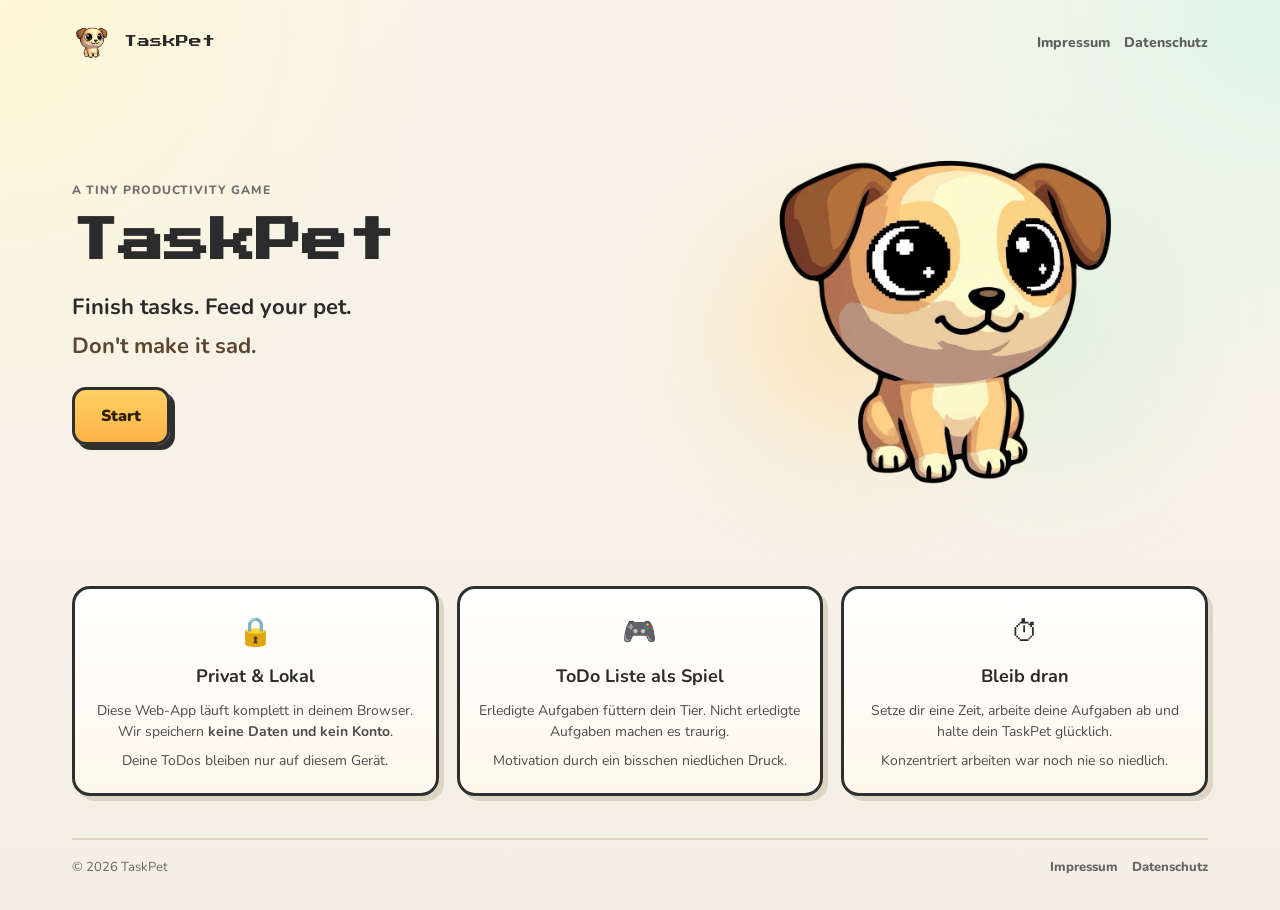
<file: index.html>
<!DOCTYPE html>
<html lang="en">
<head>
  <meta charset="UTF-8" />
  <meta name="viewport" content="width=device-width, initial-scale=1.0" />
  <title>TaskPet – Finish tasks. Feed your pet.</title>
  <meta
    name="description"
    content="TaskPet turns your to-do list into a game. Finish tasks, feed your pet, and don't make it sad."
  />
  <meta name="theme-color" content="#f7f3ea" />
  <link rel="preconnect" href="https://fonts.googleapis.com" />
  <link rel="preconnect" href="https://fonts.gstatic.com" crossorigin />
  <link
    href="https://fonts.googleapis.com/css2?family=Press+Start+2P&family=Nunito:wght@400;600;700;800&display=swap"
    rel="stylesheet"
  />
  <link rel="stylesheet" href="css/style.css" />
</head>
<body class="landing-page">
  <div class="page-shell">
    <header class="topbar">
      <a href="index.html" class="brand brand-static" aria-label="TaskPet home">
        <img
          src="assets/dog_idle.png"
          alt="TaskPet dog mascot"
          class="brand-icon"
        />
        <span class="brand-text">TaskPet</span>
      </a>

      <nav class="topbar-nav" aria-label="Main navigation">
        <a href="impressum.html">Impressum</a>
        <a href="datenschutz.html">Datenschutz</a>
      </nav>
    </header>

    <main>
      <section class="hero">
        <div class="hero-content">
          <p class="hero-kicker">A tiny productivity game</p>
          <h1>TaskPet</h1>
          <p class="hero-tagline">
            Finish tasks. Feed your pet.<br />
            <span>Don't make it sad.</span>
          </p>

          <div class="hero-actions">
            <a href="app.html" class="start-button">Start</a>
          </div>
        </div>

        <div class="hero-visual" aria-hidden="true">
          <div class="hero-pet-stage">
            <img
              id="landingDog"
              class="hero-pet hero-pet-active"
              src="assets/dog_idle.png"
              alt=""
            />
            <img
              id="landingRabbit"
              class="hero-pet"
              src="assets/rabbit_idle.png"
              alt=""
            />
          </div>

          <div class="hero-glow hero-glow-left"></div>
          <div class="hero-glow hero-glow-right"></div>
        </div>
      </section>

      <section class="features" aria-label="TaskPet highlights">
        <article class="feature-card">
          <div class="feature-icon">🔒</div>
          <h2>Privat &amp; Lokal</h2>
          <p>
            Diese Web-App läuft komplett in deinem Browser.
            Wir speichern <strong>keine Daten und kein Konto</strong>.
          </p>
          <p>Deine ToDos bleiben nur auf diesem Gerät.</p>
        </article>

        <article class="feature-card">
          <div class="feature-icon">🎮</div>
          <h2>ToDo Liste als Spiel</h2>
          <p>
            Erledigte Aufgaben füttern dein Tier.
            Nicht erledigte Aufgaben machen es traurig.
          </p>
          <p>Motivation durch ein bisschen niedlichen Druck.</p>
        </article>

        <article class="feature-card">
          <div class="feature-icon">⏱</div>
          <h2>Bleib dran</h2>
          <p>
            Setze dir eine Zeit, arbeite deine Aufgaben ab
            und halte dein TaskPet glücklich.
          </p>
          <p>Konzentriert arbeiten war noch nie so niedlich.</p>
        </article>
      </section>

      <!-- Ad placeholder: hidden by default, can be enabled later -->
      <section class="ad-section is-hidden" aria-label="Advertisement">
        <div class="ad-card">
          <p class="ad-label">Anzeige</p>
          <div class="ad-slot-placeholder">
            Google Ads Platzhalter
          </div>

          <!-- Example AdSense snippet for later use:
          <ins class="adsbygoogle"
               style="display:block"
               data-ad-client="ca-pub-XXXXXXXXXXXXXXX"
               data-ad-slot="1234567890"
               data-ad-format="auto"
               data-full-width-responsive="true"></ins>
          <script>
            (adsbygoogle = window.adsbygoogle || []).push({});
          </script>
          -->
        </div>
      </section>
    </main>

    <footer class="site-footer">
      <p>© <span id="currentYear"></span> TaskPet</p>
      <div class="footer-links">
        <a href="impressum.html">Impressum</a>
        <a href="datenschutz.html">Datenschutz</a>
      </div>
    </footer>
  </div>

  <script src="js/app.js"></script>
</body>
</html>
</file>
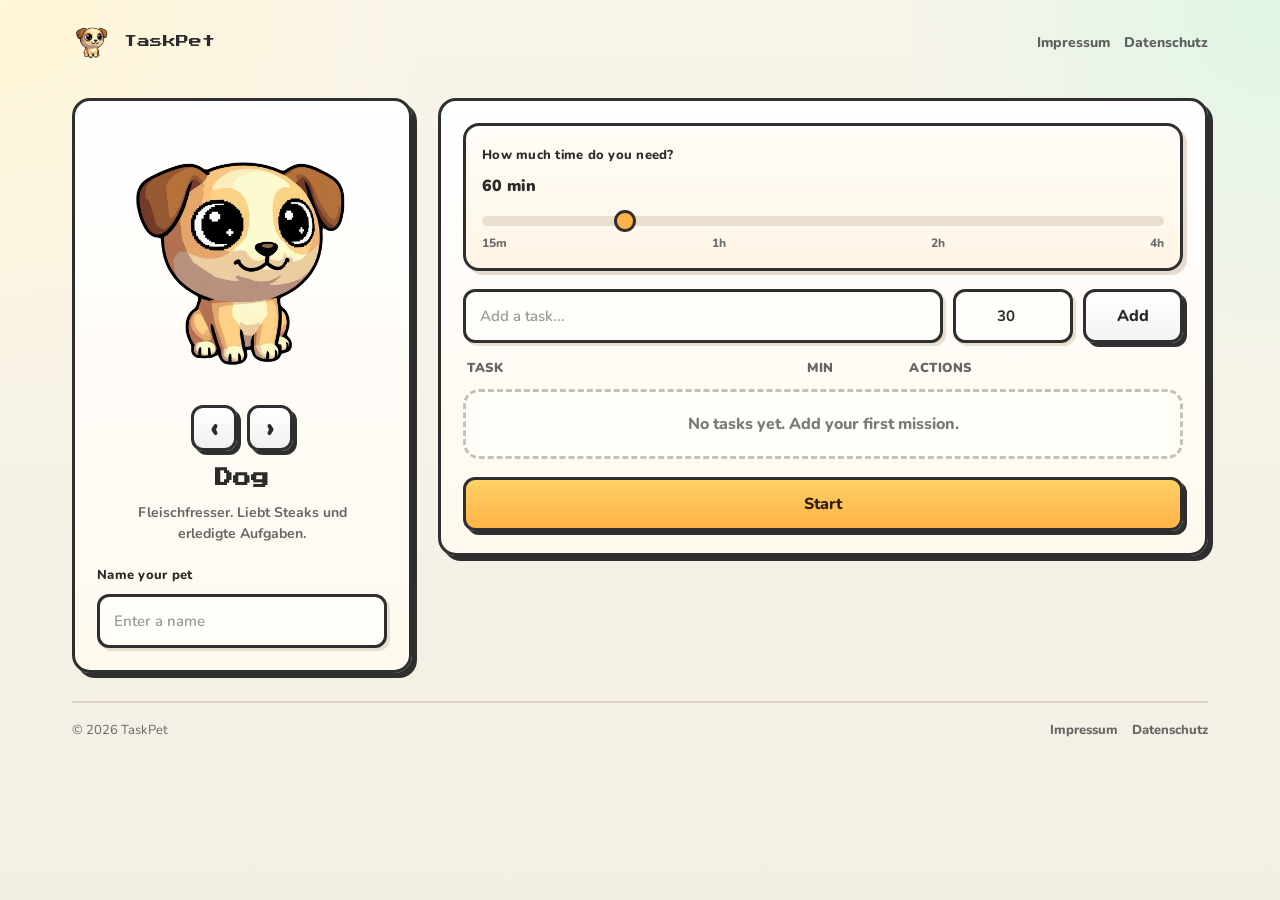
<file: app.html>
<!DOCTYPE html>
<html lang="en">
<head>
  <meta charset="UTF-8" />
  <meta name="viewport" content="width=device-width, initial-scale=1.0" />
  <title>TaskPet App</title>
  <meta
    name="description"
    content="Plan your tasks, feed your pet, and stay focused with TaskPet."
  />
  <meta name="theme-color" content="#f7f3ea" />
  <link rel="preconnect" href="https://fonts.googleapis.com" />
  <link rel="preconnect" href="https://fonts.gstatic.com" crossorigin />
  <link
    href="https://fonts.googleapis.com/css2?family=Press+Start+2P&family=Nunito:wght@400;600;700;800&display=swap"
    rel="stylesheet"
  />
  <link rel="stylesheet" href="css/style.css" />
</head>
<body class="app-page">
  <div class="page-shell app-shell">
    <header class="app-topbar">
      <a href="index.html" class="brand brand-dynamic" aria-label="Back to TaskPet landing page">
        <img
          id="appLogoPet"
          src="assets/dog_idle.png"
          alt="Selected TaskPet"
          class="brand-icon"
        />
        <span class="brand-text">TaskPet</span>
      </a>

      <nav class="topbar-nav" aria-label="Secondary navigation">
        <a href="impressum.html">Impressum</a>
        <a href="datenschutz.html">Datenschutz</a>
      </nav>
    </header>

    <main class="app-layout">
      <!-- LEFT: PET PANEL -->
      <section class="pet-panel game-card">
        <div class="pet-panel-inner">
          <div class="pet-stage-wrap">
            <div class="pet-stage">
              <img
                id="petImage"
                src="assets/dog_idle.png"
                alt="Selected TaskPet"
                class="pet-main-image"
              />
            </div>
          </div>

          <div class="pet-selector" id="petSelector">
            <button id="prevPetBtn" class="pet-arrow" type="button" aria-label="Previous pet">
              ‹
            </button>
            <button id="nextPetBtn" class="pet-arrow" type="button" aria-label="Next pet">
              ›
            </button>
          </div>

          <div class="pet-info">
            <h1 id="petTitle" class="pet-title">Dog</h1>
            <p id="petSubtext" class="pet-subtext">
              Fleischfresser. Liebt Steaks und erledigte Aufgaben.
            </p>
          </div>

          <div class="pet-name-box">
            <label for="petNameInput" class="label">Name your pet</label>
            <input
              id="petNameInput"
              class="pixel-input"
              type="text"
              maxlength="18"
              placeholder="Enter a name"
            />
            <p id="petNameDisplay" class="pet-name-display is-hidden"></p>
          </div>
        </div>
      </section>

      <!-- RIGHT: TASK PANEL -->
      <section class="task-panel game-card">
        <div class="task-panel-top">
          <div id="planningHeader" class="planning-header">
            <div class="time-picker-box">
              <label for="sessionTimeRange" class="label">How much time do you need?</label>

              <div class="time-value-row">
                <span class="time-value" id="timeValueLabel">60 min</span>
              </div>

              <input
                id="sessionTimeRange"
                class="time-range"
                type="range"
                min="15"
                max="240"
                step="15"
                value="60"
              />

              <div class="time-range-labels">
                <span>15m</span>
                <span>1h</span>
                <span>2h</span>
                <span>4h</span>
              </div>
            </div>
          </div>

          <div id="runningHeader" class="running-header is-hidden">
            <div class="timer-box">
              <span class="timer-label">Time left</span>
              <span id="mainTimer" class="main-timer">01:00:00</span>
            </div>
          </div>
        </div>

        <div class="task-entry-row">
          <div class="task-entry-main">
            <input
              id="taskInput"
              class="pixel-input"
              type="text"
              placeholder="Add a task..."
            />
          </div>

          <div class="task-entry-time">
            <input
              id="taskDurationInput"
              class="pixel-input"
              type="number"
              min="5"
              max="240"
              step="5"
              value="30"
              placeholder="Min"
            />
          </div>

          <button id="addTaskBtn" class="pixel-button secondary-button" type="button">
            Add
          </button>
        </div>

        <div class="task-list-header">
          <div>Task</div>
          <div>Min</div>
          <div>Actions</div>
        </div>

        <div id="taskList" class="task-list">
          <div class="task-list-empty" id="taskListEmpty">
            No tasks yet. Add your first mission.
          </div>
        </div>

        <div class="app-actions">
          <button id="startSessionBtn" class="pixel-button primary-button" type="button">
            Start
          </button>
        </div>
      </section>
    </main>

    <footer class="site-footer">
      <p>© <span id="currentYear"></span> TaskPet</p>
      <div class="footer-links">
        <a href="impressum.html">Impressum</a>
        <a href="datenschutz.html">Datenschutz</a>
      </div>
    </footer>
  </div>

  <script src="js/app.js"></script>
</body>
</html>
</file>
<file: css/style.css>
/* =========================
   RESET
========================= */

* {
  box-sizing: border-box;
  margin: 0;
  padding: 0;
}

:root {
  --bg: #f7f3ea;
  --bg-soft: #fffaf0;
  --card: #ffffff;
  --card-2: #fff8ea;
  --text: #2b2b2b;
  --muted: #6f6f6f;
  --border: #2f2f2f;
  --shadow: #d8d2c8;
  --accent: #ffb347;
  --accent-2: #ffd166;
  --green: #b7e4c7;
  --green-2: #95d5b2;
  --danger: #f8b4b4;
  --danger-2: #ef8f8f;
  --blue-soft: #dbeafe;
  --radius-lg: 18px;
  --radius-md: 14px;
  --radius-sm: 10px;
  --pixel-shadow: 5px 5px 0 var(--border);
  --max-width: 1180px;
}

html {
  scroll-behavior: smooth;
}

body {
  background:
    radial-gradient(circle at top left, #fff7d6 0%, transparent 28%),
    radial-gradient(circle at top right, #dff6e7 0%, transparent 25%),
    linear-gradient(180deg, #f8f4ea 0%, #f4efe4 100%);
  color: var(--text);
  font-family: "Nunito", sans-serif;
  line-height: 1.5;
  min-height: 100vh;
}

img {
  display: block;
  max-width: 100%;
}

a {
  color: inherit;
  text-decoration: none;
}

button,
input,
textarea {
  font: inherit;
}

/* =========================
   GENERIC HELPERS
========================= */

.is-hidden {
  display: none !important;
}

.page-shell {
  width: 100%;
  max-width: var(--max-width);
  margin: 0 auto;
  padding: 18px 16px 26px;
}

.game-card {
  background: linear-gradient(180deg, var(--card) 0%, #fff9ef 100%);
  border: 3px solid var(--border);
  border-radius: var(--radius-lg);
  box-shadow: var(--pixel-shadow);
}

.label {
  display: inline-block;
  font-size: 13px;
  font-weight: 800;
  letter-spacing: 0.02em;
  margin-bottom: 8px;
  color: var(--text);
}

.pixel-input {
  width: 100%;
  border: 3px solid var(--border);
  border-radius: 12px;
  background: #fffef9;
  padding: 13px 14px;
  color: var(--text);
  font-size: 15px;
  font-weight: 700;
  outline: none;
  box-shadow: 3px 3px 0 #e8dfd0;
}

.pixel-input:focus {
  border-color: #111;
  background: #fffdf5;
}

.pixel-input::placeholder {
  color: #999;
  font-weight: 600;
}

.pixel-button {
  border: 3px solid var(--border);
  border-radius: 12px;
  padding: 12px 18px;
  font-weight: 800;
  cursor: pointer;
  transition: transform 0.12s ease, box-shadow 0.12s ease, background 0.12s ease;
  box-shadow: 4px 4px 0 var(--border);
  min-height: 48px;
}

.pixel-button:hover {
  transform: translateY(-2px);
}

.pixel-button:active {
  transform: translateY(1px);
  box-shadow: 2px 2px 0 var(--border);
}

.primary-button {
  background: linear-gradient(180deg, var(--accent-2) 0%, var(--accent) 100%);
  color: #2d1f00;
}

.secondary-button {
  background: linear-gradient(180deg, #ffffff 0%, #f4f4f4 100%);
  color: var(--text);
}

/* =========================
   TOPBAR / BRAND
========================= */

.topbar,
.app-topbar {
  display: flex;
  align-items: center;
  justify-content: space-between;
  gap: 16px;
  margin-bottom: 28px;
}

.brand {
  display: inline-flex;
  align-items: center;
  gap: 12px;
}

.brand-icon {
  width: 40px;
  height: 40px;
  object-fit: contain;
}

.brand-text {
  font-family: "Press Start 2P", cursive;
  font-size: 13px;
  line-height: 1.2;
}

.topbar-nav {
  display: inline-flex;
  align-items: center;
  gap: 14px;
  flex-wrap: wrap;
}

.topbar-nav a {
  font-size: 14px;
  font-weight: 800;
  color: #4f4f4f;
  opacity: 0.9;
}

.topbar-nav a:hover {
  opacity: 1;
  text-decoration: underline;
  text-decoration-thickness: 2px;
}

/* =========================
   LANDING PAGE
========================= */

.hero {
  display: grid;
  grid-template-columns: 1fr;
  gap: 28px;
  align-items: center;
  margin-bottom: 44px;
}

.hero-content {
  order: 2;
}

.hero-kicker {
  font-size: 12px;
  font-weight: 800;
  letter-spacing: 0.08em;
  text-transform: uppercase;
  color: var(--muted);
  margin-bottom: 12px;
}

.hero-content h1 {
  font-family: "Press Start 2P", cursive;
  font-size: 26px;
  line-height: 1.35;
  margin-bottom: 18px;
}

.hero-tagline {
  font-size: 18px;
  font-weight: 700;
  margin-bottom: 24px;
  color: var(--text);
}

.hero-tagline span {
  display: inline-block;
  margin-top: 6px;
  color: #5d4630;
}

.hero-actions {
  display: flex;
  align-items: center;
  gap: 12px;
}

.start-button {
  display: inline-flex;
  align-items: center;
  justify-content: center;
  min-height: 54px;
  padding: 14px 26px;
  border: 3px solid var(--border);
  border-radius: 14px;
  background: linear-gradient(180deg, var(--accent-2) 0%, var(--accent) 100%);
  box-shadow: 5px 5px 0 var(--border);
  font-weight: 900;
  font-size: 16px;
  color: #2d1f00;
  transition: transform 0.12s ease, box-shadow 0.12s ease;
}

.start-button:hover {
  transform: translateY(-2px);
}

.start-button:active {
  transform: translateY(1px);
  box-shadow: 2px 2px 0 var(--border);
}

.hero-visual {
  order: 1;
  position: relative;
  min-height: 280px;
  display: flex;
  align-items: center;
  justify-content: center;
}

.hero-pet-stage {
  position: relative;
  width: min(82vw, 320px);
  height: min(82vw, 320px);
  display: flex;
  align-items: center;
  justify-content: center;
  z-index: 2;
}

.hero-pet {
  position: absolute;
  inset: 0;
  margin: auto;
  width: 100%;
  height: 100%;
  object-fit: contain;
  opacity: 0;
  transform: translateY(0);
  transition: opacity 0.45s ease;
  animation: idleFloat 3s ease-in-out infinite;
}

.hero-pet-active {
  opacity: 1;
}

.hero-glow {
  position: absolute;
  width: 180px;
  height: 180px;
  border-radius: 999px;
  filter: blur(60px);
  opacity: 0.45;
  pointer-events: none;
  z-index: 1;
}

.hero-glow-left {
  background: #ffd58a;
  left: 8%;
  top: 25%;
}

.hero-glow-right {
  background: #c9efd7;
  right: 8%;
  bottom: 18%;
}

@keyframes idleFloat {
  0% {
    transform: translateY(0px);
  }
  50% {
    transform: translateY(-7px);
  }
  100% {
    transform: translateY(0px);
  }
}

.features {
  display: grid;
  grid-template-columns: 1fr;
  gap: 18px;
  margin-bottom: 42px;
}

.feature-card {
  background: linear-gradient(180deg, #ffffff 0%, #fff8ec 100%);
  border: 3px solid var(--border);
  border-radius: 18px;
  padding: 22px 18px;
  text-align: center;
  box-shadow: 5px 5px 0 #ddd4c6;
}

.feature-icon {
  font-size: 28px;
  margin-bottom: 10px;
}

.feature-card h2 {
  font-size: 18px;
  margin-bottom: 10px;
}

.feature-card p {
  font-size: 14px;
  color: #4c4c4c;
}

.feature-card p + p {
  margin-top: 8px;
}

.ad-section {
  margin-bottom: 42px;
}

.ad-card {
  background: #fffdf8;
  border: 3px dashed #b8b8b8;
  border-radius: 16px;
  padding: 18px;
  text-align: center;
}

.ad-label {
  font-size: 12px;
  font-weight: 900;
  letter-spacing: 0.08em;
  text-transform: uppercase;
  color: #888;
  margin-bottom: 10px;
}

.ad-slot-placeholder {
  min-height: 110px;
  display: flex;
  align-items: center;
  justify-content: center;
  color: #8b8b8b;
  font-weight: 700;
}

/* =========================
   APP PAGE
========================= */

.app-shell {
  padding-bottom: 30px;
}

.app-layout {
  display: grid;
  grid-template-columns: 1fr;
  gap: 20px;
  align-items: start;
  margin-bottom: 28px;
}

.pet-panel,
.task-panel {
  padding: 18px;
}

.pet-panel-inner {
  display: flex;
  flex-direction: column;
  align-items: center;
}

.pet-stage-wrap {
  width: 100%;
  display: flex;
  justify-content: center;
  margin-bottom: 12px;
}

.pet-stage {
  position: relative;
  width: min(78vw, 280px);
  height: min(78vw, 280px);
  display: flex;
  align-items: center;
  justify-content: center;
}

.pet-main-image {
  width: 100%;
  height: 100%;
  object-fit: contain;
  animation: petStageIdle 3.2s ease-in-out infinite;
  transform-origin: center bottom;
}

@keyframes petStageIdle {
  0% {
    transform: translateY(0px);
  }
  50% {
    transform: translateY(-5px);
  }
  100% {
    transform: translateY(0px);
  }
}

.pet-selector {
  display: flex;
  align-items: center;
  gap: 10px;
  margin-bottom: 14px;
}

.pet-arrow {
  width: 46px;
  height: 46px;
  border: 3px solid var(--border);
  border-radius: 12px;
  background: linear-gradient(180deg, #ffffff 0%, #f0f0f0 100%);
  box-shadow: 4px 4px 0 var(--border);
  cursor: pointer;
  font-size: 28px;
  font-weight: 900;
  line-height: 1;
  color: var(--text);
  transition: transform 0.12s ease, box-shadow 0.12s ease;
}

.pet-arrow:hover {
  transform: translateY(-2px);
}

.pet-arrow:active {
  transform: translateY(1px);
  box-shadow: 2px 2px 0 var(--border);
}

.pet-info {
  text-align: center;
  margin-bottom: 18px;
}

.pet-title {
  font-family: "Press Start 2P", cursive;
  font-size: 16px;
  line-height: 1.5;
  margin-bottom: 10px;
}

.pet-subtext {
  font-size: 14px;
  color: #666;
  max-width: 260px;
  margin: 0 auto;
  font-weight: 700;
}

.pet-name-box {
  width: 100%;
}

.pet-name-display {
  margin-top: 10px;
  min-height: 48px;
  border: 3px solid var(--border);
  border-radius: 12px;
  padding: 12px 14px;
  background: #fffef8;
  font-size: 15px;
  font-weight: 900;
  display: flex;
  align-items: center;
  justify-content: center;
  text-align: center;
  box-shadow: 3px 3px 0 #e7ddcf;
}

.task-panel {
  min-width: 0;
}

.task-panel-top {
  margin-bottom: 18px;
}

.planning-header,
.running-header {
  width: 100%;
}

.time-picker-box,
.timer-box {
  border: 3px solid var(--border);
  border-radius: 16px;
  background: linear-gradient(180deg, #fffdf8 0%, #fff5e6 100%);
  padding: 16px;
  box-shadow: 4px 4px 0 #e5dbce;
}

.time-value-row {
  margin-bottom: 10px;
}

.time-value {
  font-size: 16px;
  font-weight: 900;
}

.time-range {
  width: 100%;
  margin: 8px 0 8px;
  appearance: none;
  height: 10px;
  border-radius: 999px;
  background: #eadfce;
  outline: none;
}

.time-range::-webkit-slider-thumb {
  appearance: none;
  width: 22px;
  height: 22px;
  border-radius: 999px;
  background: var(--accent);
  border: 3px solid var(--border);
  cursor: pointer;
}

.time-range::-moz-range-thumb {
  width: 22px;
  height: 22px;
  border-radius: 999px;
  background: var(--accent);
  border: 3px solid var(--border);
  cursor: pointer;
}

.time-range-labels {
  display: flex;
  justify-content: space-between;
  gap: 8px;
  font-size: 12px;
  font-weight: 800;
  color: #6d6d6d;
}

.timer-box {
  display: flex;
  flex-direction: column;
  gap: 6px;
}

.timer-label {
  font-size: 12px;
  font-weight: 900;
  text-transform: uppercase;
  letter-spacing: 0.06em;
  color: #666;
}

.main-timer {
  font-family: "Press Start 2P", cursive;
  font-size: 18px;
  line-height: 1.4;
  color: #3b2a0e;
  word-break: break-word;
}

.task-entry-row {
  display: grid;
  grid-template-columns: 1fr;
  gap: 10px;
  margin-bottom: 16px;
}

.task-entry-time .pixel-input {
  text-align: center;
}

.task-list-header {
  display: none;
}

.task-list {
  display: flex;
  flex-direction: column;
  gap: 12px;
  margin-bottom: 18px;
}

.task-list-empty {
  border: 3px dashed #c7c0b4;
  border-radius: 16px;
  padding: 20px 16px;
  background: #fffef8;
  text-align: center;
  color: #7a7a7a;
  font-weight: 800;
}

.task-item {
  display: grid;
  grid-template-columns: 1fr;
  gap: 10px;
  border: 3px solid var(--border);
  border-radius: 16px;
  background: linear-gradient(180deg, #ffffff 0%, #fff8ea 100%);
  padding: 14px;
  box-shadow: 4px 4px 0 #e6dece;
}

.task-item.active-task {
  background: linear-gradient(180deg, #effff2 0%, #dff5e6 100%);
  border-color: #215732;
}

.task-main {
  display: flex;
  align-items: flex-start;
  justify-content: space-between;
  gap: 10px;
}

.task-text {
  font-size: 15px;
  font-weight: 800;
  word-break: break-word;
}

.task-minutes {
  display: inline-flex;
  align-items: center;
  justify-content: center;
  min-width: 64px;
  padding: 8px 10px;
  border: 3px solid var(--border);
  border-radius: 12px;
  background: #fffef8;
  font-weight: 900;
  font-size: 13px;
  box-shadow: 3px 3px 0 #e7dece;
}

.task-actions {
  display: flex;
  gap: 8px;
  flex-wrap: wrap;
}

.task-action-btn {
  flex: 1 1 calc(33.333% - 6px);
  min-width: 76px;
  min-height: 42px;
  border: 3px solid var(--border);
  border-radius: 12px;
  background: linear-gradient(180deg, #ffffff 0%, #efefef 100%);
  box-shadow: 3px 3px 0 var(--border);
  font-weight: 900;
  cursor: pointer;
  transition: transform 0.12s ease, box-shadow 0.12s ease;
}

.task-action-btn:hover {
  transform: translateY(-2px);
}

.task-action-btn:active {
  transform: translateY(1px);
  box-shadow: 1px 1px 0 var(--border);
}

.task-action-btn.play-btn {
  background: linear-gradient(180deg, #eef6ff 0%, #d9eafe 100%);
}

.task-action-btn.done-btn {
  background: linear-gradient(180deg, #d9f7e2 0%, #b7e4c7 100%);
}

.task-action-btn.fail-btn {
  background: linear-gradient(180deg, #ffe0e0 0%, #f6b2b2 100%);
}

.app-actions {
  display: flex;
  justify-content: stretch;
}

.app-actions .pixel-button {
  width: 100%;
}

/* =========================
   FOOTER
========================= */

.site-footer {
  border-top: 2px solid #ddd4c6;
  padding-top: 18px;
  display: flex;
  flex-direction: column;
  gap: 8px;
  font-size: 13px;
  color: #666;
}

.footer-links {
  display: inline-flex;
  gap: 14px;
  flex-wrap: wrap;
}

.footer-links a {
  font-weight: 800;
}

.footer-links a:hover {
  text-decoration: underline;
  text-decoration-thickness: 2px;
}

/* =========================
   LEGAL PAGES
========================= */

.legal-page {
  max-width: 900px;
}

.legal-card {
  padding: 22px;
}

.legal-card h1 {
  font-family: "Press Start 2P", cursive;
  font-size: 20px;
  line-height: 1.5;
  margin-bottom: 20px;
}

.legal-card h2 {
  font-size: 18px;
  margin: 22px 0 10px;
}

.legal-card p,
.legal-card li {
  font-size: 15px;
  color: #444;
}

.legal-card ul {
  padding-left: 18px;
}

/* =========================
   TABLET
========================= */

@media (min-width: 700px) {
  .page-shell {
    padding: 22px 22px 32px;
  }

  .hero-content h1 {
    font-size: 34px;
  }

  .hero-tagline {
    font-size: 20px;
  }

  .hero-pet-stage {
    width: 340px;
    height: 340px;
  }

  .features {
    grid-template-columns: repeat(3, 1fr);
  }

  .site-footer {
    flex-direction: row;
    align-items: center;
    justify-content: space-between;
  }

  .task-entry-row {
    grid-template-columns: 1fr 120px 100px;
    align-items: end;
  }

  .task-list-header {
    display: grid;
    grid-template-columns: 1fr 90px 270px;
    gap: 12px;
    font-size: 13px;
    font-weight: 900;
    color: #666;
    margin-bottom: 10px;
    padding: 0 4px;
    text-transform: uppercase;
    letter-spacing: 0.04em;
  }

  .task-item {
    grid-template-columns: 1fr 90px 270px;
    align-items: center;
    gap: 12px;
  }

  .task-main {
    align-items: center;
  }

  .task-main .task-minutes {
    display: none;
  }

  .task-actions {
    justify-content: flex-end;
    flex-wrap: nowrap;
  }

  .task-action-btn {
    min-width: 0;
  }

  .main-timer {
    font-size: 22px;
  }
}

/* =========================
   DESKTOP
========================= */

@media (min-width: 980px) {
  .topbar,
  .app-topbar {
    margin-bottom: 36px;
  }

  .hero {
    grid-template-columns: 1.05fr 0.95fr;
    gap: 42px;
    margin-bottom: 58px;
  }

  .hero-content {
    order: 1;
  }

  .hero-visual {
    order: 2;
    min-height: 420px;
  }

  .hero-content h1 {
    font-size: 42px;
  }

  .hero-tagline {
    font-size: 22px;
    max-width: 520px;
  }

  .hero-pet-stage {
    width: 400px;
    height: 400px;
  }

  .hero-glow {
    width: 240px;
    height: 240px;
  }

  .app-layout {
    grid-template-columns: 340px 1fr;
    gap: 26px;
  }

  .pet-panel,
  .task-panel {
    padding: 22px;
  }

  .pet-stage {
    width: 270px;
    height: 270px;
  }

  .pet-title {
    font-size: 18px;
  }

  .main-timer {
    font-size: 24px;
  }
}

/* =========================
   LARGE DESKTOP
========================= */

@media (min-width: 1240px) {
  .hero-content h1 {
    font-size: 46px;
  }

  .hero-pet-stage {
    width: 430px;
    height: 430px;
  }
}
</file>
